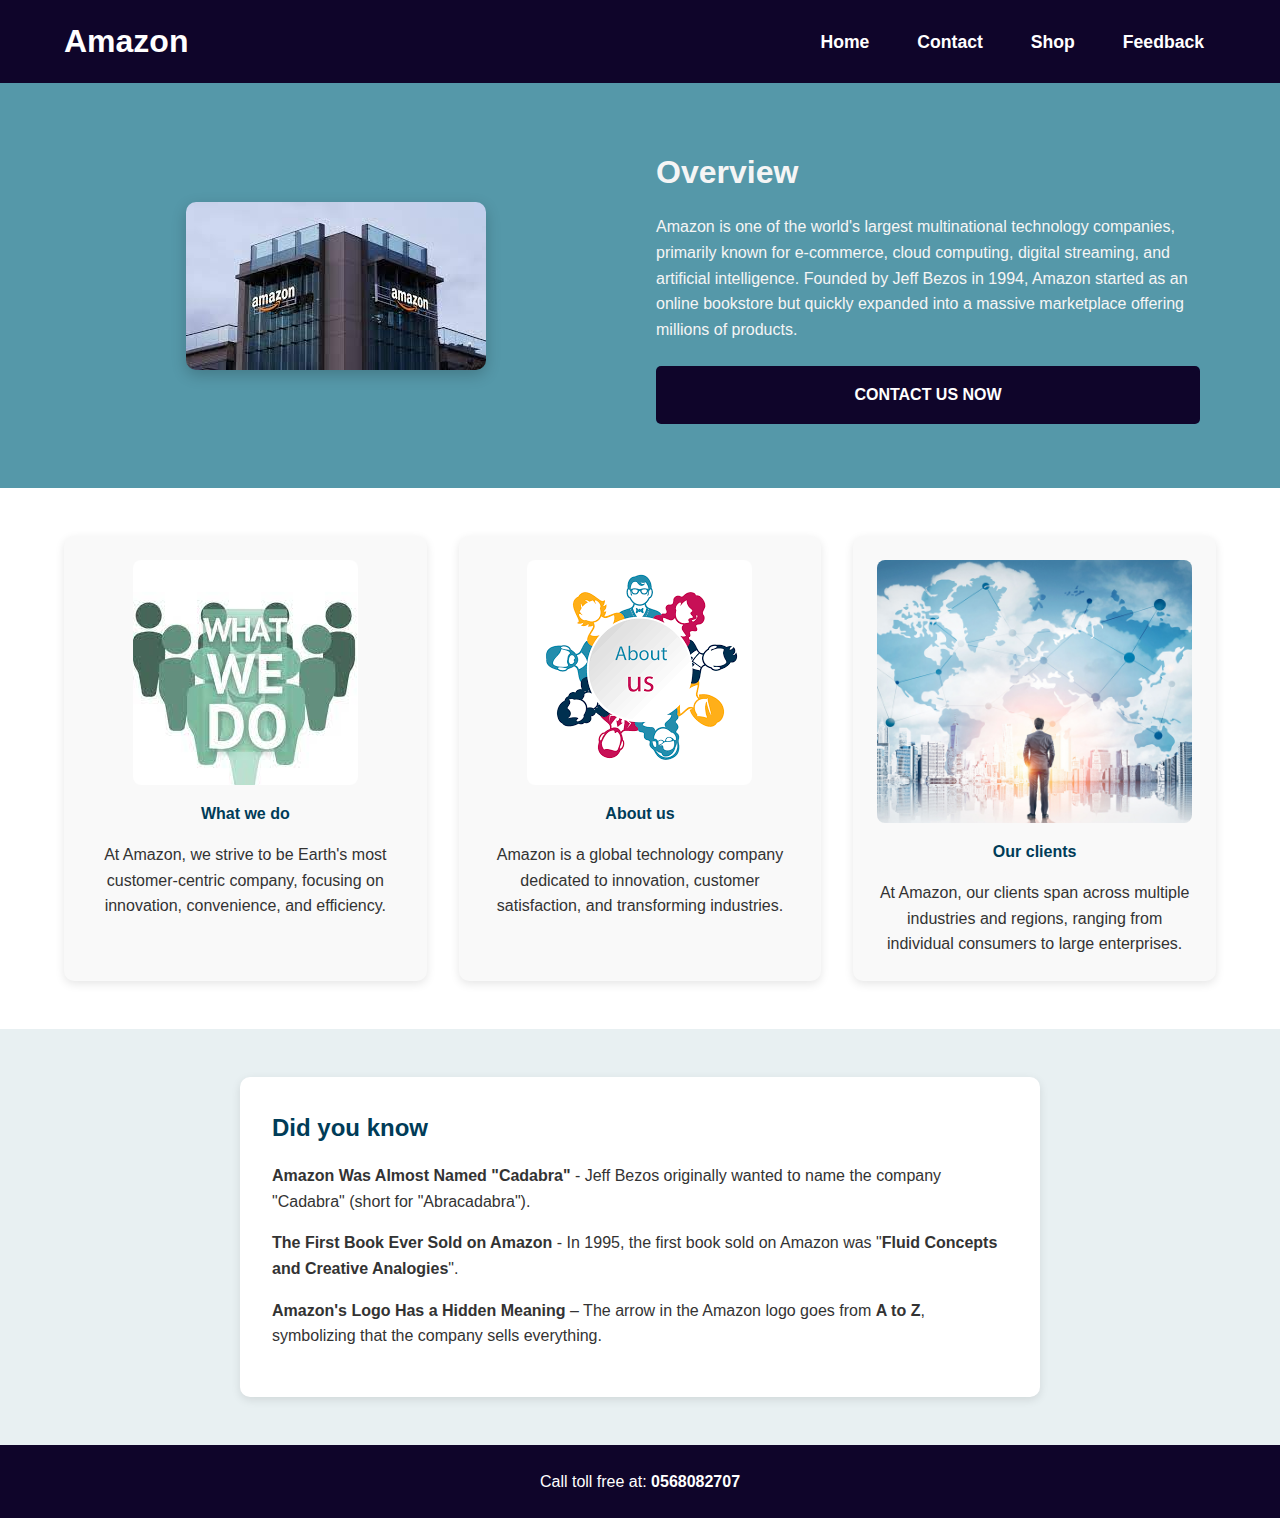
<file: index.html>
<!DOCTYPE html>
<html lang="en">
<head>
    <meta charset="UTF-8">
    <meta name="viewport" content="width=device-width, initial-scale=1.0">
    <title>Amazon Company</title>
    <link rel="stylesheet" href="./CSS/style.css">
</head>
<body>
    <header class="site-header">
        <div class="logo">
            <h1>Amazon</h1>
        </div>
        <nav class="main-nav">
            <ul>
                <li><a href="index.html">Home</a></li>
                <li><a href="Page/contact.html">Contact</a></li>
                <li><a href="#">Shop</a></li>
                <li><a href="#">Feedback</a></li>
            </ul>
        </nav>
    </header>

    <main>
        <section class="hero-section">
            <div class="hero-image">
                <figure>
                    <img src="Images/amazon.jpeg" alt="Online Shopping">
                </figure>
            </div>
            <div class="hero-content">  
                <h2>Overview</h2>
                <p>
                    Amazon is one of the world's largest multinational technology companies, primarily known for e-commerce, cloud computing, digital streaming, and artificial intelligence. Founded by Jeff Bezos in 1994, Amazon started as an online bookstore but quickly expanded into a massive marketplace offering millions of products.
                </p>
                <a href="Page/contact.html" class="btn">CONTACT US NOW</a>
            </div>
        </section>

        <section class="services-grid">
            <article class="service-card">
                <figure>
                    <img src="Images/do.jpeg" alt="What We Do">
                    <figcaption>What we do</figcaption>
                </figure>
                <p>At Amazon, we strive to be Earth's most customer-centric company, focusing on innovation, convenience, and efficiency.</p>
            </article>
            
            <article class="service-card">
                <figure>
                    <img src="Images/aboutas.png" alt="About Us">
                    <figcaption>About us</figcaption>
                </figure>
                <p>Amazon is a global technology company dedicated to innovation, customer satisfaction, and transforming industries.</p>
            </article>
            
            <article class="service-card">
                <figure>
                    <img src="Images/clients.jpg" alt="Our Clients">
                    <figcaption>Our clients</figcaption>
                </figure>
                <p>At Amazon, our clients span across multiple industries and regions, ranging from individual consumers to large enterprises.</p>
            </article>
        </section>

        <section class="facts-section">
            <article class="facts-card">
                <h3>Did you know</h3>
                <p><strong>Amazon Was Almost Named "Cadabra"</strong> - Jeff Bezos originally wanted to name the company "Cadabra" (short for "Abracadabra").</p>
                <p><strong>The First Book Ever Sold on Amazon</strong> - In 1995, the first book sold on Amazon was "<strong>Fluid Concepts and Creative Analogies</strong>".</p>
                <p><strong>Amazon's Logo Has a Hidden Meaning</strong> – The arrow in the Amazon logo goes from <strong>A to Z</strong>, symbolizing that the company sells everything.</p>
            </article>
        </section>
    </main>

    <footer class="site-footer">
        <p>Call toll free at: <span class="phone-number">0568082707</span></p>
    </footer>
</body>
</html>
</file>
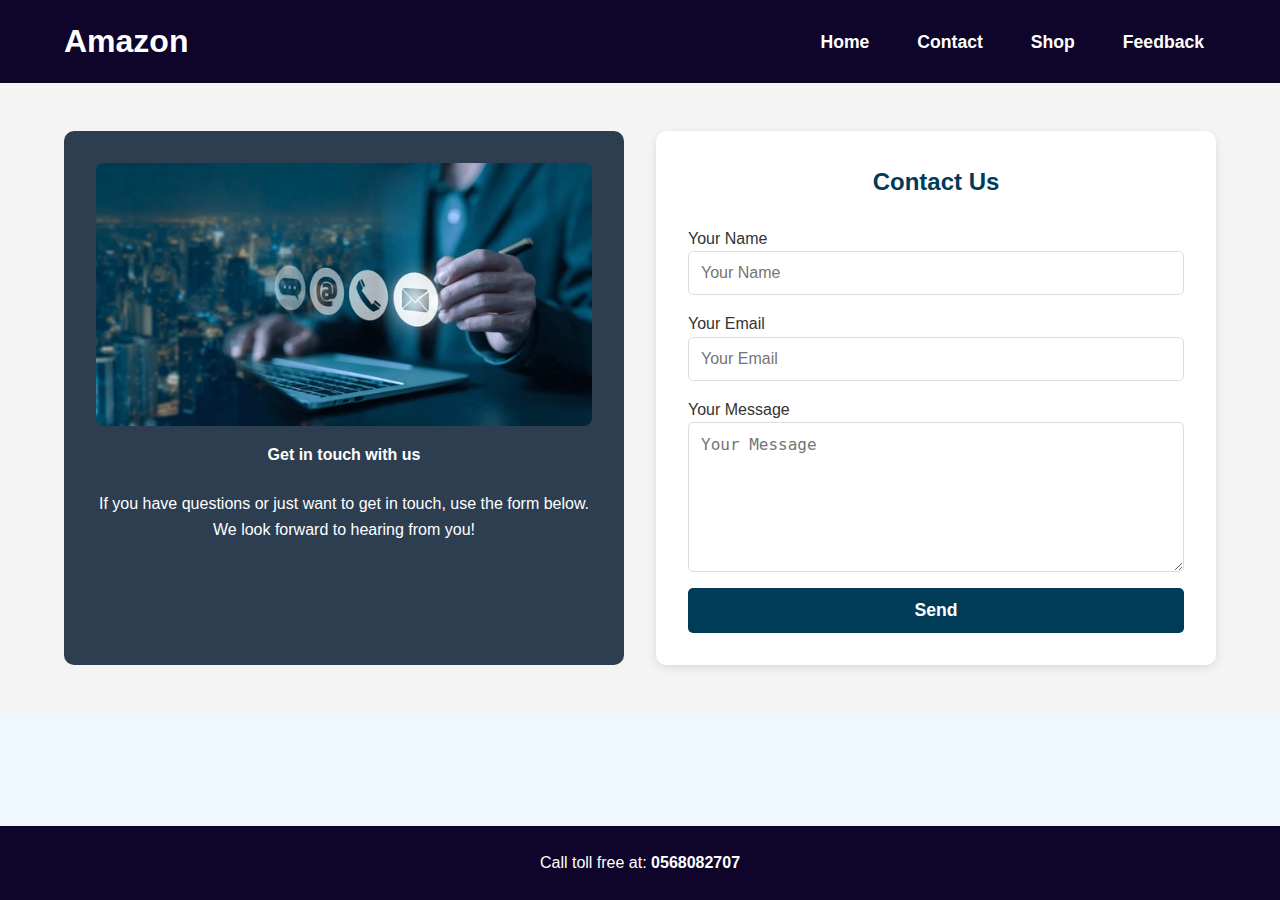
<file: Page/contact.html>
<!DOCTYPE html>
<html lang="en">
<head>
    <meta charset="UTF-8">
    <meta name="viewport" content="width=device-width, initial-scale=1.0">
    <title>Contact Us - Amazon</title>
    <link rel="stylesheet" href="../CSS/style.css">
</head>
<body>
    <header class="site-header">
        <div class="logo">
            <h1>Amazon</h1>
        </div>
        <nav class="main-nav">
            <ul>
                <li><a href="../index.html">Home</a></li>
                <li><a href="contact.html">Contact</a></li>
                <li><a href="#">Shop</a></li>
                <li><a href="#">Feedback</a></li>
            </ul>
        </nav>
    </header>

    <main>
        <section class="contact-section">
            <div class="contact-info">
                <figure>
                    <img src="../Images/contus.webp" alt="Contact Us">
                    <figcaption>Get in touch with us</figcaption>
                </figure>
                <p>If you have questions or just want to get in touch, use the form below. We look forward to hearing from you!</p>
            </div>

            <div class="contact-form-container">
                <h2>Contact Us</h2>
                <form class="contact-form">
                    <label for="name">Your Name</label>
                    <input type="text" id="name" name="name" placeholder="Your Name" required>

                    <label for="email">Your Email</label>
                    <input type="email" id="email" name="email" placeholder="Your Email" required>

                    <label for="message">Your Message</label>
                    <textarea id="message" name="message" placeholder="Your Message" required></textarea>

                    <button type="submit">Send</button>
                </form>
            </div>
        </section>
    </main>

    <footer class="site-footer">
        <p>Call toll free at: <span class="phone-number">0568082707</span></p>
    </footer>
</body>
</html>
</file>
<file: CSS/style.css>
* {
    margin: 0;
    padding: 0;
    box-sizing: border-box;
}

:root {
    --primary-color: #0f052a;
    --secondary-color: #5598a9;
    --accent-color: #047db5;
    --dark-accent: #003c58;
    --light-bg: #e8f0f2;
    --white: #ffffff;
    --text-dark: #333333;
    --text-light: #f5f5f5;
}

body {
    font-family: Arial, sans-serif;
    background-color: aliceblue;
    color: var(--text-dark);
    line-height: 1.6;
    display: flex;
    flex-direction: column;
    min-height: 100vh;
}

main {
    flex: 1;
}

/* Header Styles */
.site-header {
    background-color: var(--primary-color);
    color: var(--white);
    display: flex;
    justify-content: space-between;
    align-items: center;
    padding: 1rem 5%;
    box-shadow: 0 2px 5px rgba(0, 0, 0, 0.1);
}

.main-nav ul {
    display: flex;
    list-style: none;
    gap: 1.5rem;
}

.main-nav a {
    color: var(--white);
    text-decoration: none;
    font-weight: bold;
    font-size: 1.1rem;
    padding: 0.5rem 0.75rem;
    border-radius: 5px;
    transition: background-color 0.3s ease;
}

.main-nav a:hover {
    background-color: var(--accent-color);
}

/* Hero Section */
.hero-section {
    display: flex;
    background-color: var(--secondary-color);
    padding: 3rem 5%;
    gap: 2rem;
}

.hero-image, .hero-content {
    flex: 1;
    display: flex;
    flex-direction: column;
    justify-content: center;
}

.hero-image figure {
    display: flex;
    justify-content: center;
}

.hero-image img {
    max-width: 100%;
    height: auto;
    border-radius: 10px;
    box-shadow: 0 5px 15px rgba(0, 0, 0, 0.2);
}

.hero-content {
    color: var(--text-light);
    padding: 1rem;
}

.hero-content h2 {
    font-size: 2rem;
    margin-bottom: 1rem;
}

.hero-content p {
    margin-bottom: 1.5rem;
}

.btn {
    display: inline-block;
    background-color: var(--primary-color);
    color: var(--white);
    padding: 1rem 2rem;
    text-decoration: none;
    font-weight: bold;
    border-radius: 5px;
    text-align: center;
    transition: background-color 0.3s ease;
}

.btn:hover {
    background-color: var(--accent-color);
}

/* Services Grid Section */
.services-grid {
    display: grid;
    grid-template-columns: repeat(auto-fit, minmax(300px, 1fr));
    gap: 2rem;
    padding: 3rem 5%;
    background-color: var(--white);
}

.service-card {
    background-color: #f9f9f9;
    border-radius: 10px;
    padding: 1.5rem;
    text-align: center;
    box-shadow: 0 3px 10px rgba(0, 0, 0, 0.1);
    transition: transform 0.3s ease;
}

.service-card:hover {
    transform: translateY(-5px);
}

.service-card figure {
    margin-bottom: 1rem;
}

.service-card img {
    max-width: 100%;
    height: auto;
    border-radius: 8px;
}

.service-card figcaption {
    margin-top: 0.5rem;
    font-weight: bold;
    color: var(--dark-accent);
}

/* Facts Section */
.facts-section {
    padding: 3rem 5%;
    background-color: var(--light-bg);
    display: flex;
    justify-content: center;
}

.facts-card {
    background-color: var(--white);
    border-radius: 10px;
    padding: 2rem;
    max-width: 800px;
    box-shadow: 0 3px 10px rgba(0, 0, 0, 0.1);
}

.facts-card h3 {
    font-size: 1.5rem;
    margin-bottom: 1rem;
    color: var(--dark-accent);
}

.facts-card p {
    margin-bottom: 1rem;
}

/* Contact Page Styles */
.contact-section {
    display: flex;
    padding: 3rem 5%;
    gap: 2rem;
    background-color: #f4f4f4;
}

.contact-info {
    flex: 1;
    background-color: #2c3e50;
    color: var(--white);
    padding: 2rem;
    border-radius: 10px;
    display: flex;
    flex-direction: column;
    align-items: center;
    text-align: center;
}

.contact-info figure {
    margin-bottom: 1.5rem;
}

.contact-info img {
    max-width: 100%;
    height: auto;
    border-radius: 8px;
}

.contact-info figcaption {
    margin-top: 0.5rem;
    font-weight: bold;
}

.contact-form-container {
    flex: 1;
    background-color: var(--white);
    padding: 2rem;
    border-radius: 10px;
    box-shadow: 0 3px 10px rgba(0, 0, 0, 0.1);
}

.contact-form-container h2 {
    text-align: center;
    margin-bottom: 1.5rem;
    color: var(--dark-accent);
}

.contact-form {
    display: flex;
    flex-direction: column;
}

.contact-form input,
.contact-form textarea {
    padding: 0.75rem;
    margin-bottom: 1rem;
    border: 1px solid #ddd;
    border-radius: 5px;
    font-size: 1rem;
}

.contact-form textarea {
    min-height: 150px;
    resize: vertical;
}

.contact-form button {
    background-color: var(--dark-accent);
    color: var(--white);
    padding: 0.75rem;
    border: none;
    border-radius: 5px;
    font-size: 1.1rem;
    font-weight: bold;
    cursor: pointer;
    transition: background-color 0.3s ease;
}

.contact-form button:hover {
    background-color: var(--accent-color);
}

/* Footer */
.site-footer {
    background-color: var(--primary-color);
    color: var(--white);
    text-align: center;
    padding: 1.5rem;
    margin-top: auto;
}

.phone-number {
    font-weight: bold;
}

/* Responsive Design */
@media (max-width: 900px) {
    .hero-section {
        flex-direction: column;
    }
    
    .hero-image {
        margin-bottom: 1.5rem;
    }
    
    .contact-section {
        flex-direction: column;
    }
    
    .contact-info {
        margin-bottom: 1.5rem;
    }
}

@media (max-width: 600px) {
    .site-header {
        flex-direction: column;
        padding: 1rem;
    }
    
    .logo {
        margin-bottom: 1rem;
    }
    
    .main-nav ul {
        flex-direction: column;
        align-items: center;
        gap: 0.5rem;
    }
    
    .btn {
        display: block;
        width: 100%;
    }
    
    .services-grid {
        grid-template-columns: 1fr;
    }
}
</file>
